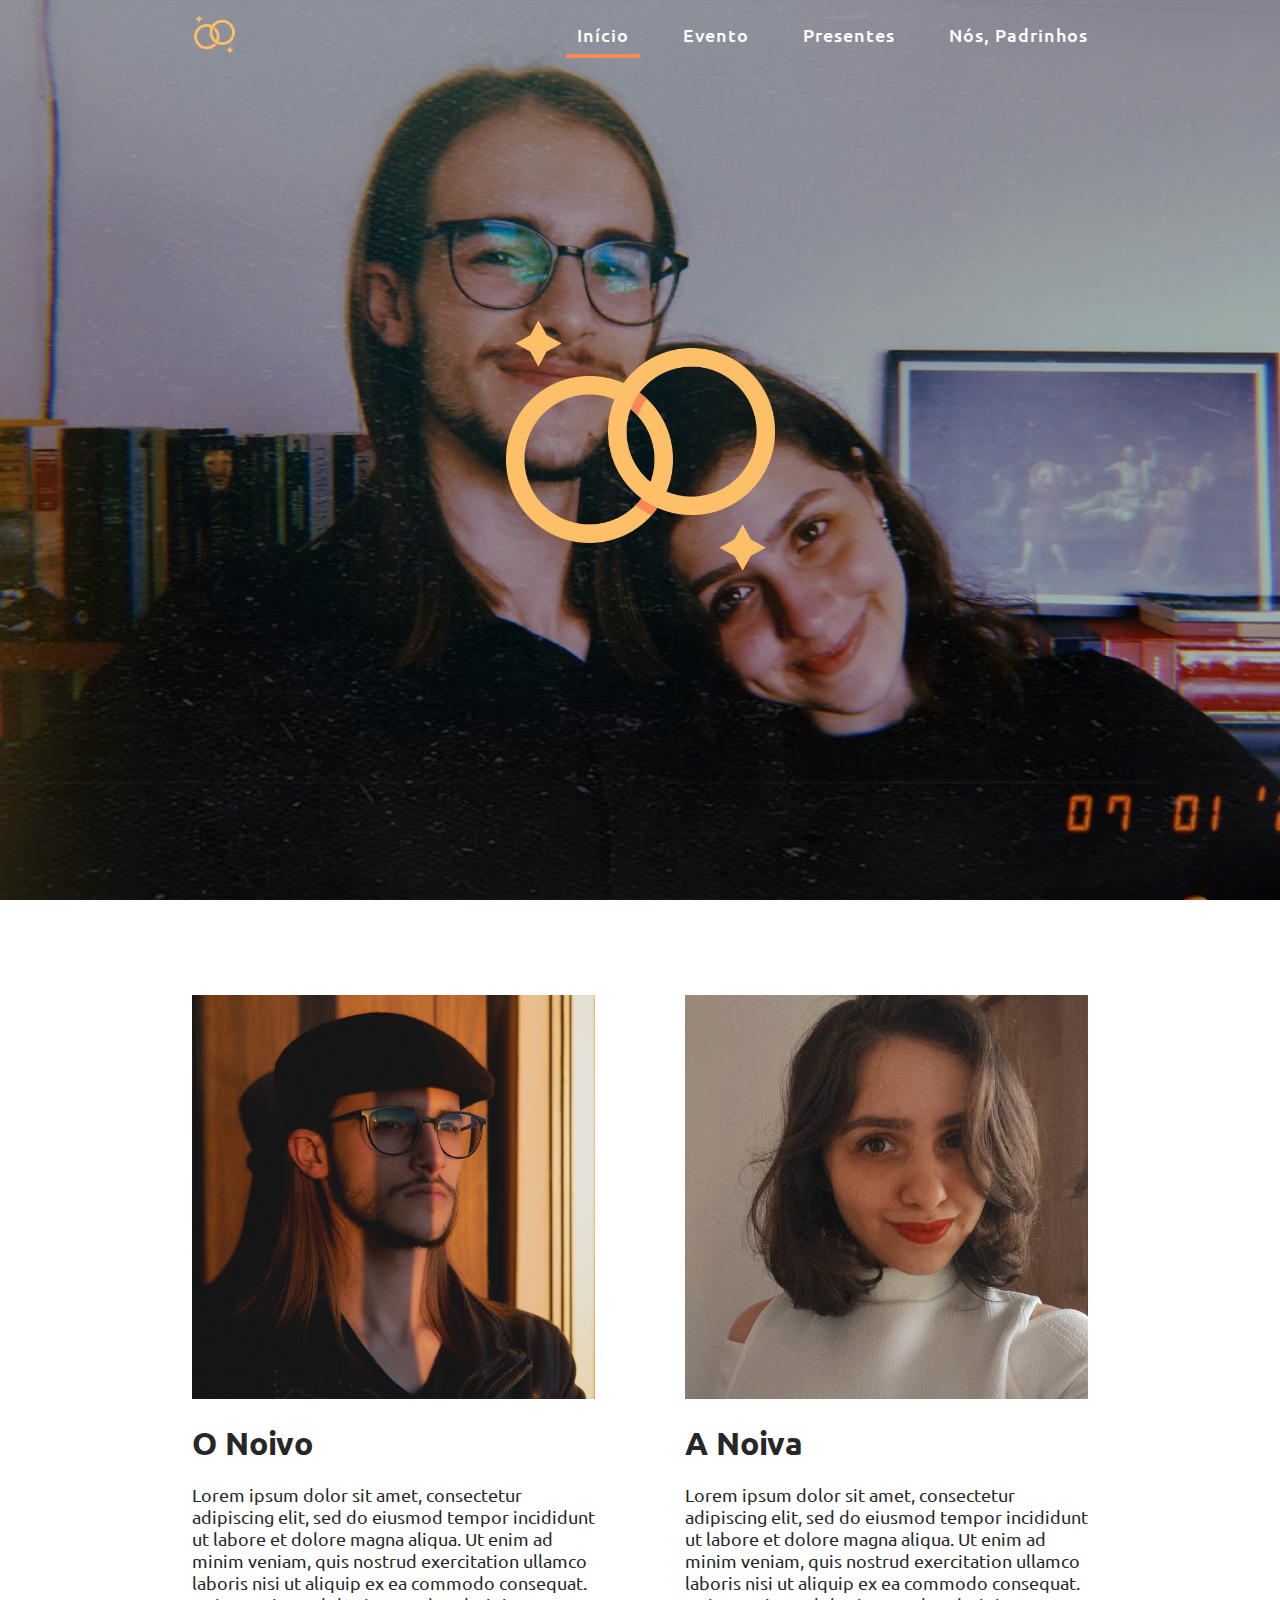
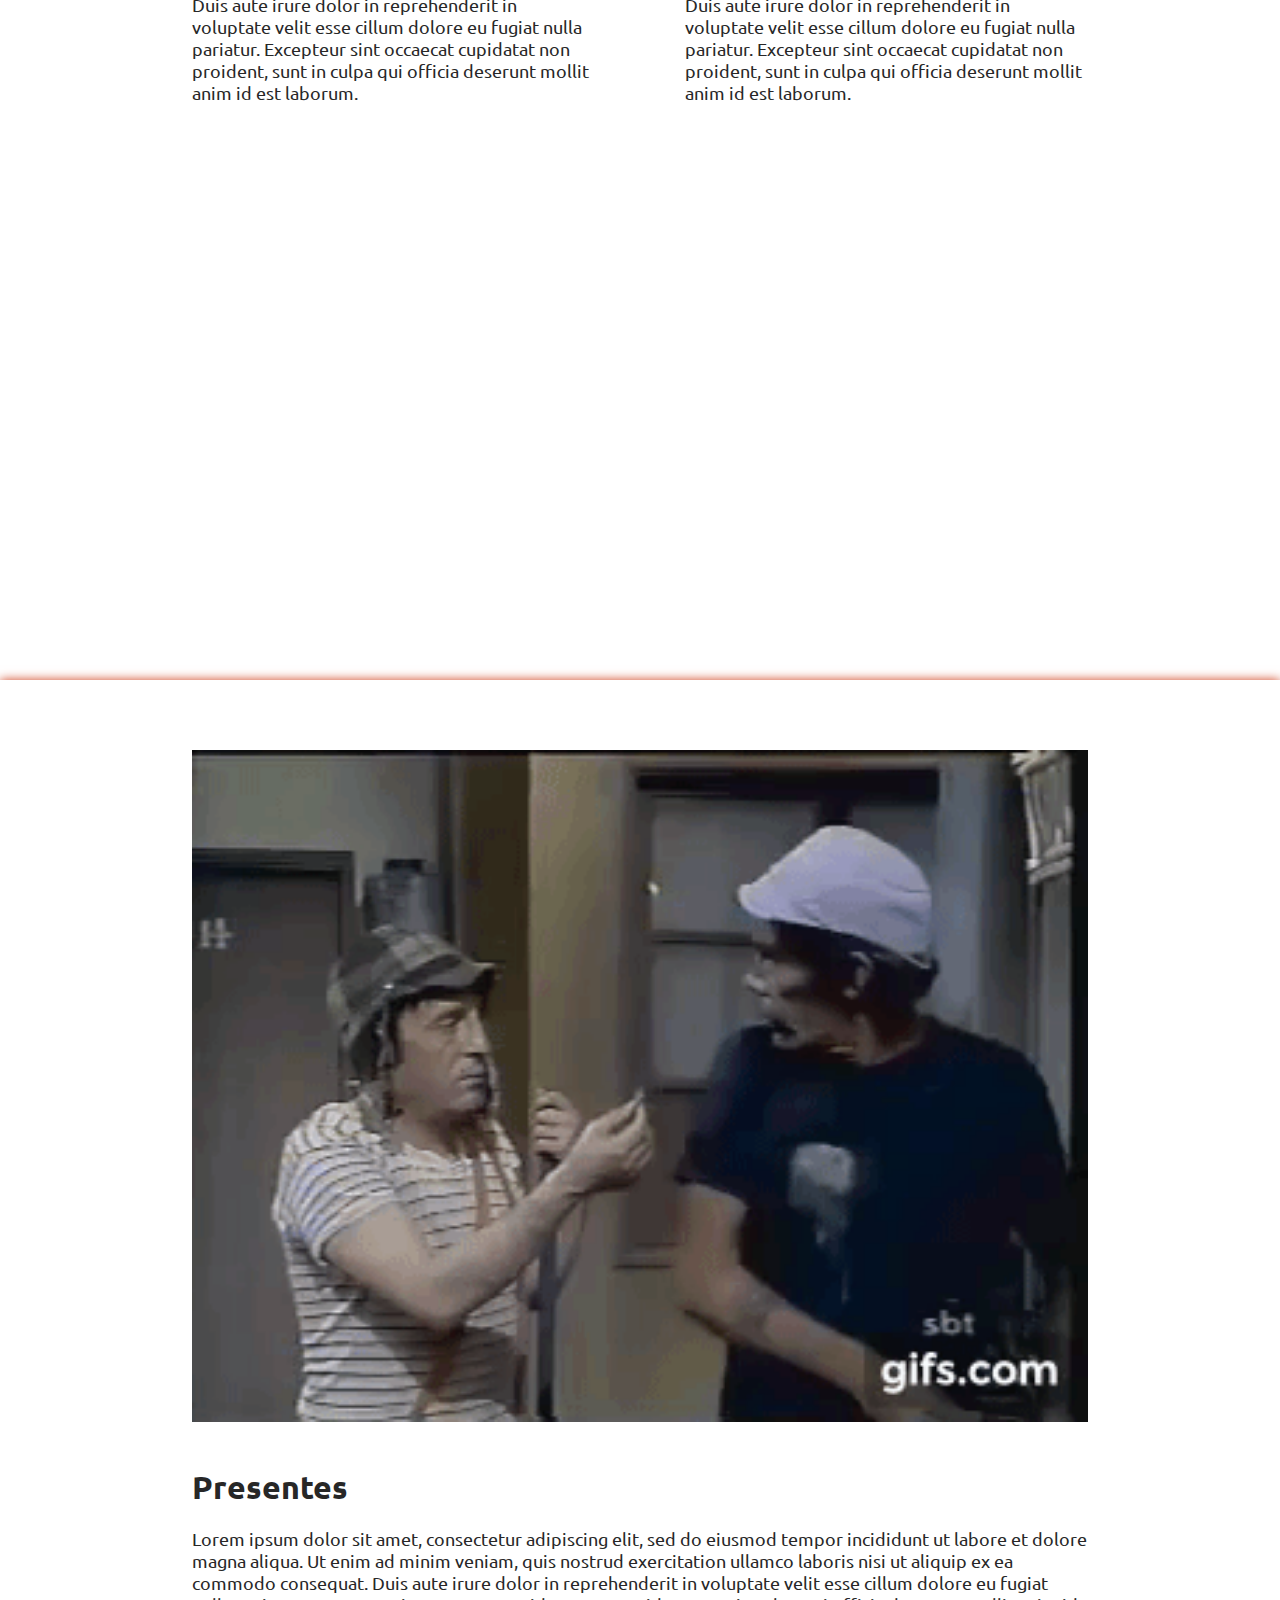
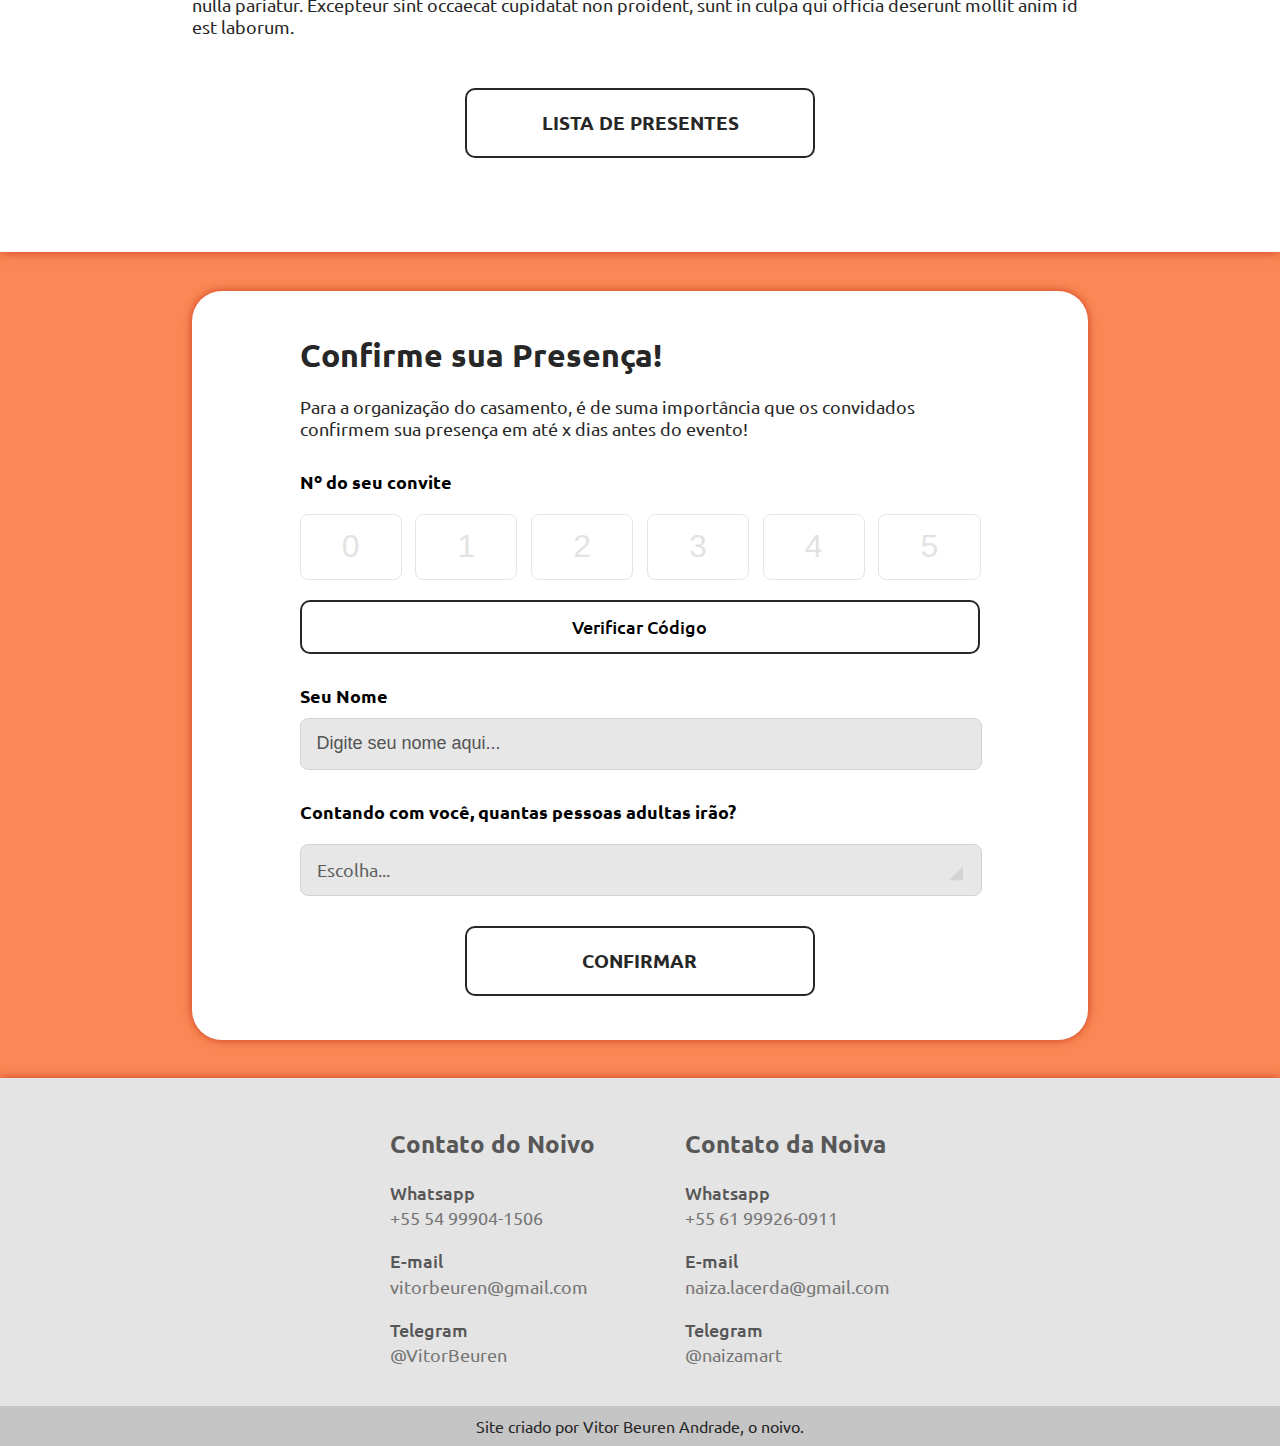
<file: index.html>
<!DOCTYPE html>
<html lang="pt-br">
  <head>
    <meta charset="UTF-8" />
    <meta name="viewport" content="width=device-width, initial-scale=1.0" />
    <meta http-equiv="X-UA-Compatible" content="ie=edge" />
    <link
      rel="icon"
      href="Resources/Images/wedding-rings.png"
      type="image/x-icon"
    />
    <title>N&V | Início</title>
    <link rel="preconnect" href="https://fonts.gstatic.com" />
    <link
      rel="stylesheet"
      href="https://cdnjs.cloudflare.com/ajax/libs/font-awesome/4.7.0/css/font-awesome.min.css"
    />
    <link
      href="https://fonts.googleapis.com/css2?family=Ubuntu:ital,wght@0,300;0,400;0,500;0,700;1,300;1,400;1,500;1,700&display=swap"
      rel="stylesheet"
    />
    <link rel="stylesheet" type="text/css" href="Resources/Style/main.css" />
    <link rel="stylesheet" type="text/css" href="Resources/Style/index.css" />
    <script src="https://ajax.googleapis.com/ajax/libs/jquery/3.5.1/jquery.min.js"></script>
  </head>
  <body>
    <div class="darkened_body" onclick="closeNav()"></div>
    <header>
      <nav>
        <div id="header-logo">
          <a href="index.html"
            ><img src="Resources/Images/wedding-rings.png"
          /></a>
        </div>
        <ul class="nav_links">
          <li class="current_page_big">
            <a href="index.html" class="current_page">Início</a>
          </li>
          <li><a href="evento.html" class="other_pages">Evento</a></li>
          <li><a href="presentes.html" class="other_pages">Presentes</a></li>
          <li id="last_nav_li">
            <a href="padrinhos.html" class="other_pages" id="last_nav"
              >Nós, Padrinhos</a
            >
          </li>
        </ul>
        <div class="burger">
          <div class="line1"></div>
          <div class="line2"></div>
          <div class="line3"></div>
        </div>
      </nav>
    </header>

    <main>
      <img id="our_logo" src="Resources/Images/wedding-rings.png" />
      <div id="ind_cover_bg_image"></div> 
      <section class="about_us">
        <div class="content">
          <div class="about_noivo">
            <img src="Resources/Images/about_noivo.jpg" alt="noivo" />
            <h2>O Noivo</h2>
            <p>
              Lorem ipsum dolor sit amet, consectetur adipiscing elit, sed do
              eiusmod tempor incididunt ut labore et dolore magna aliqua. Ut
              enim ad minim veniam, quis nostrud exercitation ullamco laboris
              nisi ut aliquip ex ea commodo consequat. Duis aute irure dolor in
              reprehenderit in voluptate velit esse cillum dolore eu fugiat
              nulla pariatur. Excepteur sint occaecat cupidatat non proident,
              sunt in culpa qui officia deserunt mollit anim id est laborum.
            </p>
          </div>
          <div class="about_noiva">
            <img src="Resources/Images/about_noiva.jpg" alt="noiva" />
            <h2>A Noiva</h2>
            <p>
              Lorem ipsum dolor sit amet, consectetur adipiscing elit, sed do
              eiusmod tempor incididunt ut labore et dolore magna aliqua. Ut
              enim ad minim veniam, quis nostrud exercitation ullamco laboris
              nisi ut aliquip ex ea commodo consequat. Duis aute irure dolor in
              reprehenderit in voluptate velit esse cillum dolore eu fugiat
              nulla pariatur. Excepteur sint occaecat cupidatat non proident,
              sunt in culpa qui officia deserunt mollit anim id est laborum.
            </p>
          </div>
        </div>
      </section>
      <section class="to_details">
        <div class="content">
          <div class="content_details">
            <h2>Data e Local</h2>
            <p>
              Lorem ipsum dolor sit amet, consectetur adipiscing elit, sed do
              eiusmod tempor incididunt ut labore et dolore magna aliqua. Ut
              enim ad minim veniam, quis nostrud exercitation ullamco laboris
              nisi ut aliquip ex ea commodo consequat. Duis aute irure dolor in
              reprehenderit in voluptate velit esse cillum dolore eu fugiat
              nulla pariatur. Excepteur sint occaecat cupidatat non proident,
              sunt in culpa qui officia deserunt mollit anim id est laborum.
            </p>
            <div class="center_button">
              <a href="evento.html"
                ><button><span>DETALHES</span></button></a
              >
            </div>
          </div>
        </div>
      </section>
      <section class="to_gifts">
        <div class="content">
          <div class="content_gifts content_gifts_img">
            <img
              src="Resources/Images/madruga.gif"
              alt="Chaves dando um tostão para o Seu Madruga"
            />
          </div>
          <div class="content_gifts content_gifts_text">
            <h2>Presentes</h2>
            <p>
              Lorem ipsum dolor sit amet, consectetur adipiscing elit, sed do
              eiusmod tempor incididunt ut labore et dolore magna aliqua. Ut
              enim ad minim veniam, quis nostrud exercitation ullamco laboris
              nisi ut aliquip ex ea commodo consequat. Duis aute irure dolor in
              reprehenderit in voluptate velit esse cillum dolore eu fugiat
              nulla pariatur. Excepteur sint occaecat cupidatat non proident,
              sunt in culpa qui officia deserunt mollit anim id est laborum.
            </p>
            <div class="center_button">
              <a href="presentes.html"
                ><button><span>LISTA DE PRESENTES</span></button></a
              >
            </div>
          </div>
        </div>
      </section>
      <section class="confirmation">
        <div class="border_simulation">
          <div class="content">
            <div class="content_confirmation">
              <h2>Confirme sua Presença!</h2>
              <p>
                Para a organização do casamento, é de suma importância que os
                convidados confirmem sua presença em até x dias antes do evento!
              </p>
              <div class="presence_form" action="/my-handling-form-page" method="post">
                <form onsubmit="return false">
                  <fieldset class="number_code">
                    <legend for="code">Nº do seu convite</legend>
                    <div>
                      <input onfocus="this.select();" type="number" name="code" class="code_input" id="code1" required placeholder="0"/>
                      <input onfocus="this.select();" type="number" name="code" class="code_input" id="code2" required placeholder="1"/>
                      <input onfocus="this.select();" type="number" name="code" class="code_input" id="code3" required placeholder="2"/>
                      <input onfocus="this.select();" type="number" name="code" class="code_input" id="code4" required placeholder="3"/>
                      <input onfocus="this.select();" type="number" name="code" class="code_input" id="code5" required placeholder="4"/>
                      <input onfocus="this.select();" type="number" name="code" class="code_input" id="code6" required placeholder="5"/>
                    </div>
                    <p class="wrong_number">Ops! Parece que esse número não está relacionado a nenhum convite.</p>
                    <button id="code_verify" class="code_verify" type="button">Verificar Código</button>
                  </fieldset>
                  <fieldset>
                    <label for="guestName">Seu Nome</label>
                    <input class="name_input" type="text" name="guest_name" id="guestName" value="Digite seu nome aqui..." required/>
                  </fieldset>
                  <fieldset>
                    <legend>
                      Contando com você, quantas pessoas adultas irão?
                    </legend>
                    <div class="select">
                      <select name="slct" id="slct" required>
                        <option value="" id="escolha" selected disabled>Escolha...</option>
                        <option value="1">Uma Pessoa</option>
                        <option value="2">Duas Pessoas</option>
                        <option value="3">Três Pessoas</option>
                        <option value="4">Quatro Pessoas</option>
                        <option value="5">Cinco Pessoas</option>
                        <option value="6">Seis Pessoas</option>
                      </select>
                    </div>
                  </fieldset>
                  <button
                        class="center_button"
                        id="form_submit"
                        type="submit"
                      >
                        <span>CONFIRMAR</span>
                      </button>
                    </div>
                  </form>
              </div>
            </div>
          </div>
        </div>
      </section>
    </main>

    <footer>
      <div id="footer_container">
        <section class="contacts">
          <h3>Contato do Noivo</h3>
          <ul>
            <li class="f_sec_title" onclick="gotoNoivoWpp()">Whatsapp</li>
            <li class="f_sec_content">+55 54 99904-1506</li>
            <li class="f_sec_title" onclick="gotoNoivoMail()">E-mail</li>
            <li class="f_sec_content">vitorbeuren@gmail.com</li>
            <li class="f_sec_title" onclick="gotoNoivoTelegram()">Telegram</li>
            <li class="f_sec_content">@VitorBeuren</li>
          </ul>
        </section>
        <section class="contacts" id="contact_noiva">
          <h3>Contato da Noiva</h3>
          <ul>
            <li class="f_sec_title" onclick="gotoNoivaWpp()">Whatsapp</li>
            <li class="f_sec_content">+55 61 99926-0911</li>
            <li class="f_sec_title" onclick="gotoNoivaMail()">E-mail</li>
            <li class="f_sec_content">naiza.lacerda@gmail.com</li>
            <li class="f_sec_title" onclick="gotoNoivaTelegram()">Telegram</li>
            <li class="f_sec_content">@naizamart</li>
          </ul>
        </section>
      </div>
      <section class="credits">
        <p>Site criado por Vitor Beuren Andrade, o noivo.</p>
      </section>
    </footer>
  </body>
  <script src="https://s3-us-west-2.amazonaws.com/s.cdpn.io/3/textFit.js"></script>
  <script src="Resources/Script/javascript.js"></script>
  <script src="Resources/Script/form.js"></script>
</html>
</file>
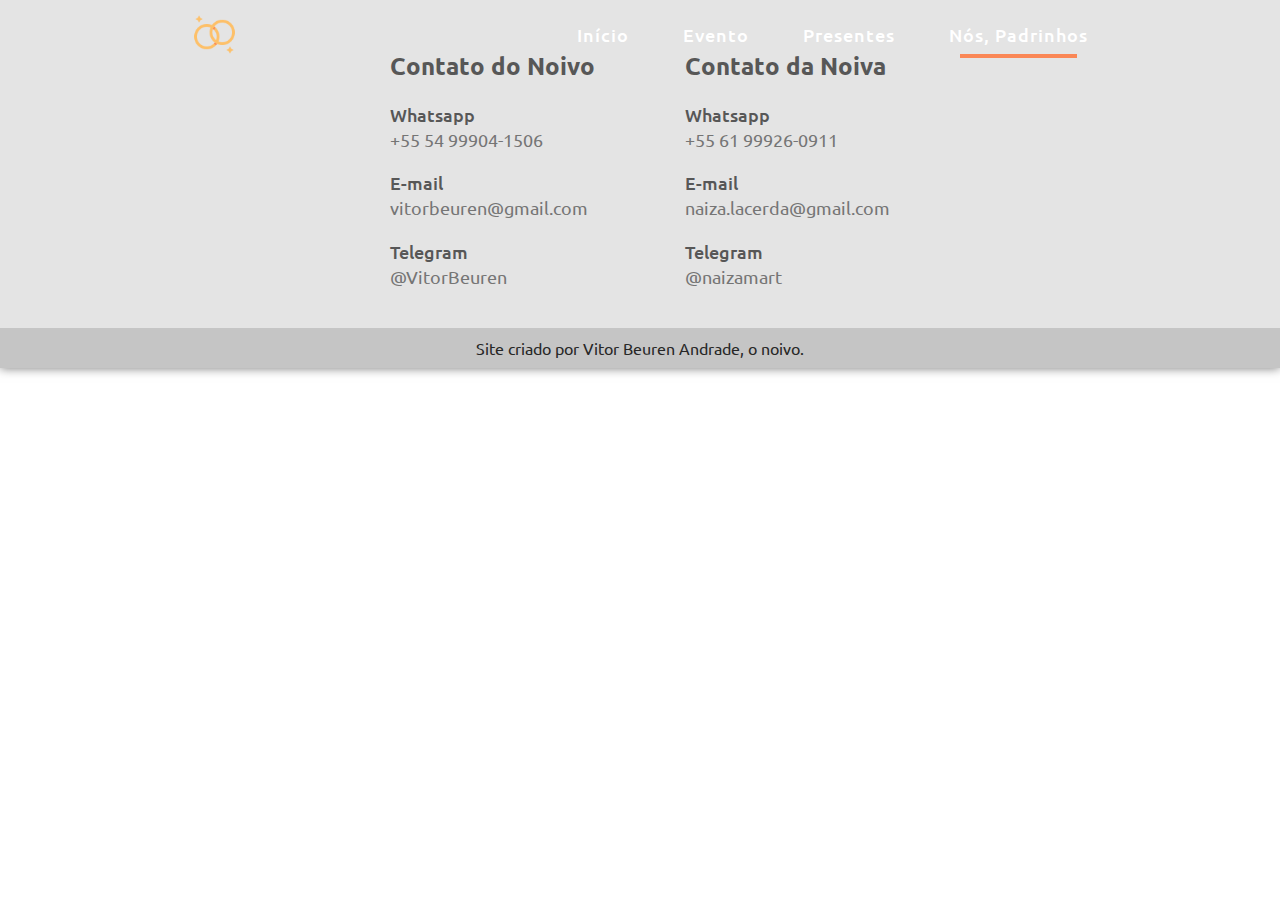
<file: padrinhos.html>
<!DOCTYPE html>
<html lang="pt-br">
<head>
    <meta charset="UTF-8">
    <meta name="viewport" content="width=device-width, initial-scale=1.0">
    <meta http-equiv="X-UA-Compatible" content="ie=edge">
    <link rel="icon" href="Resources/Images/wedding-rings.png" type="image/x-icon"/>
    <title>N&V | Início</title>
    <link rel="preconnect" href="https://fonts.gstatic.com">
    <link rel="stylesheet" href="https://cdnjs.cloudflare.com/ajax/libs/font-awesome/4.7.0/css/font-awesome.min.css">
    <link href="https://fonts.googleapis.com/css2?family=Ubuntu:ital,wght@0,300;0,400;0,500;0,700;1,300;1,400;1,500;1,700&display=swap" rel="stylesheet">
    <link rel="stylesheet" type="text/css" href="Resources/Style/main.css">
</head>
<body>
<div class="darkened_body" onclick="closeNav()"></div>
    <header>
        <nav>
            <div id="header-logo"><a href="index.html"><img src="Resources/Images/wedding-rings.png"></a></div>
            <ul class="nav_links">
                <li><a href="index.html" class="other_pages">Início</a></li>
                <li><a href="evento.html" class="other_pages">Evento</a></li>
                <li><a href="presentes.html" class="other_pages">Presentes</a></li>
                <li id="last_nav_li" class="current_page_big"><a href="padrinhos.html" id="last_nav" class="current_page">Nós, Padrinhos</a></li>
            </ul>
            <div class="burger">
                <div class="line1"></div>
                <div class="line2"></div>
                <div class="line3"></div>
            </div>
        </nav>
    </header>

    <main>
        
    </main>

    <footer>
        <div id="footer_container">
            <section class="contacts">
                <h3>Contato do Noivo</h3>
                <ul>
                    <li class="f_sec_title" onclick="gotoNoivoWpp()">Whatsapp</li>
                    <li class="f_sec_content">+55 54 99904-1506</li>
                    <li class="f_sec_title" onclick="gotoNoivoMail()">E-mail</li>
                    <li class="f_sec_content">vitorbeuren@gmail.com</li>
                    <li class="f_sec_title" onclick="gotoNoivoTelegram()">Telegram</li>
                    <li class="f_sec_content">@VitorBeuren</li>
                </ul>
            </section>
            <section class="contacts" id="contact_noiva">
                <h3>Contato da Noiva</h3>
                <ul>
                    <li class="f_sec_title" onclick="gotoNoivaWpp()">Whatsapp</li>
                    <li class="f_sec_content">+55 61 99926-0911</li>
                    <li class="f_sec_title" onclick="gotoNoivaMail()">E-mail</li>
                    <li class="f_sec_content">naiza.lacerda@gmail.com</li>
                    <li class="f_sec_title" onclick="gotoNoivaTelegram()">Telegram</li>
                    <li class="f_sec_content">@naizamart</li>
                </ul>
            </section>
        </div>
        <section class="credits">
            <p>Site criado por Vitor Beuren Andrade, o noivo.</p>
        </section>
    </footer>
</body>
<script src = "https://s3-us-west-2.amazonaws.com/s.cdpn.io/3/textFit.js"></script>
<script src = "Resources/Script/javascript.js"></script>
</html>
</file>
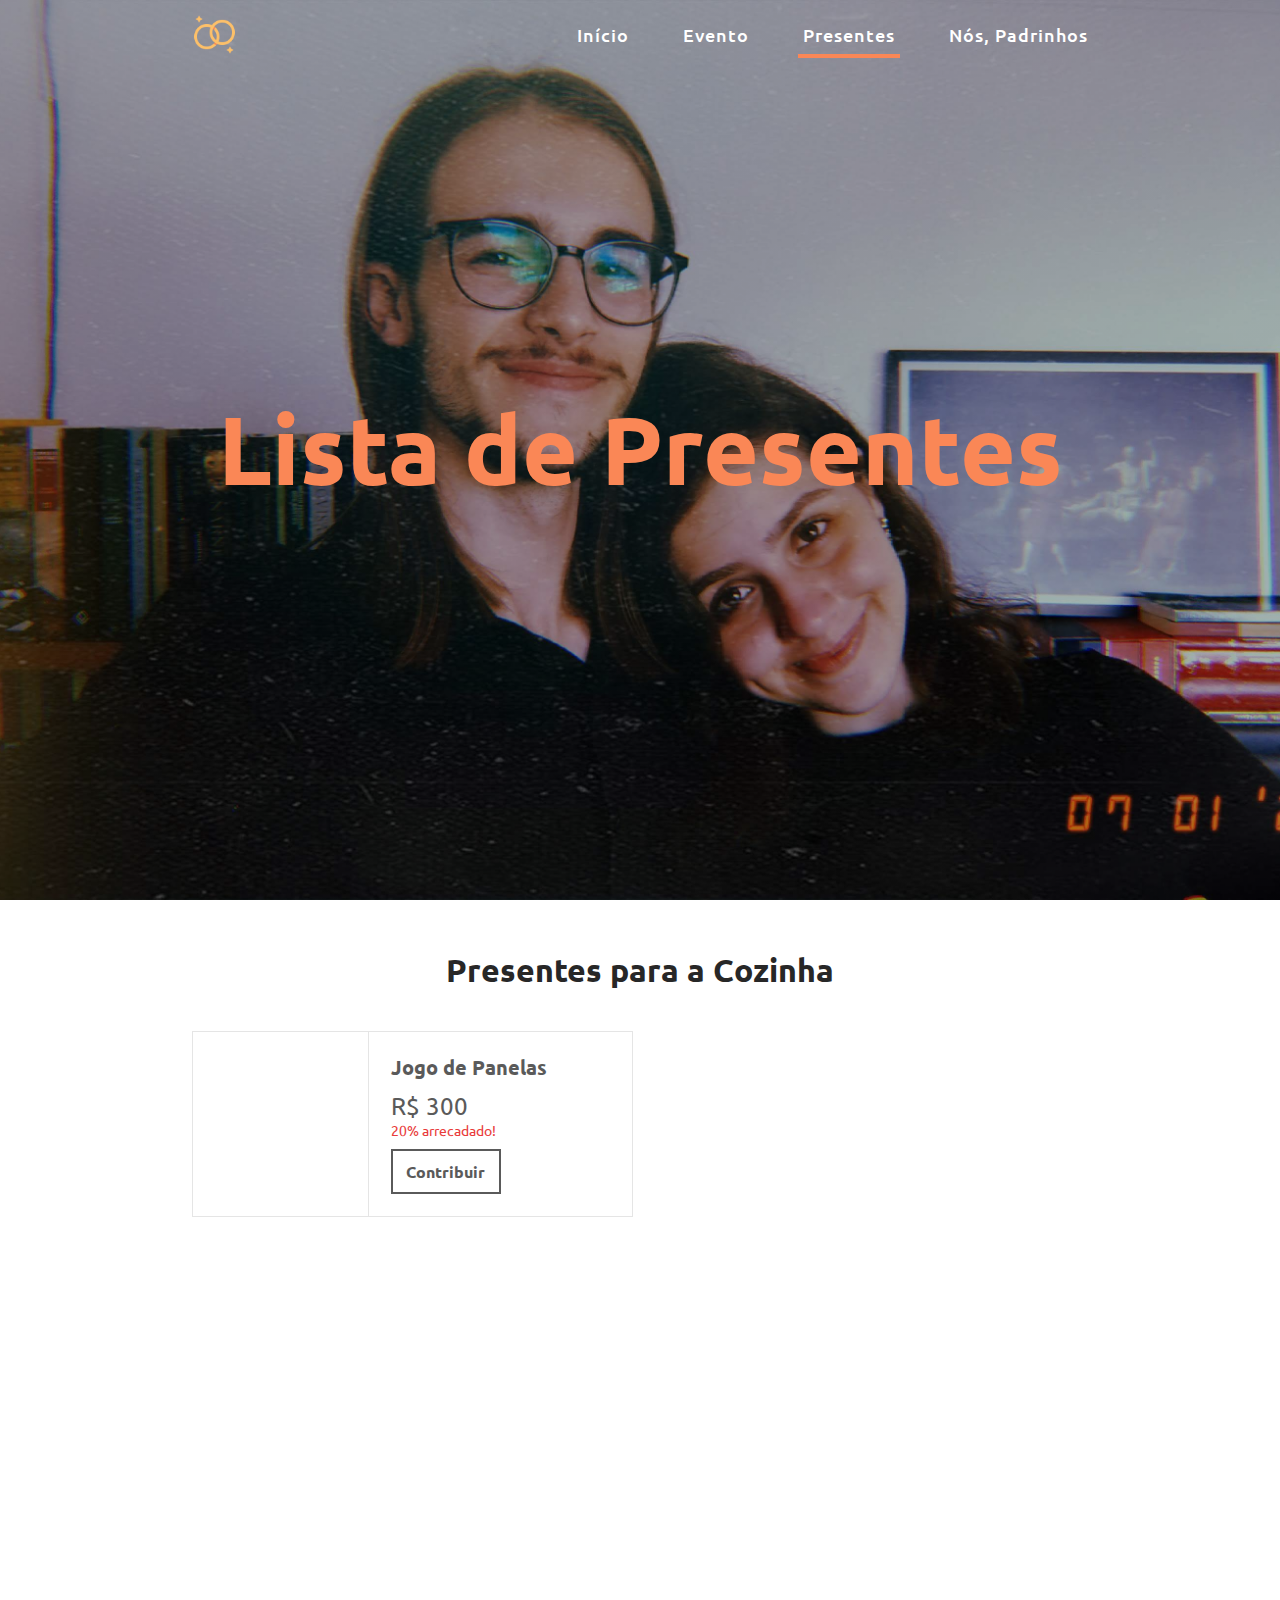
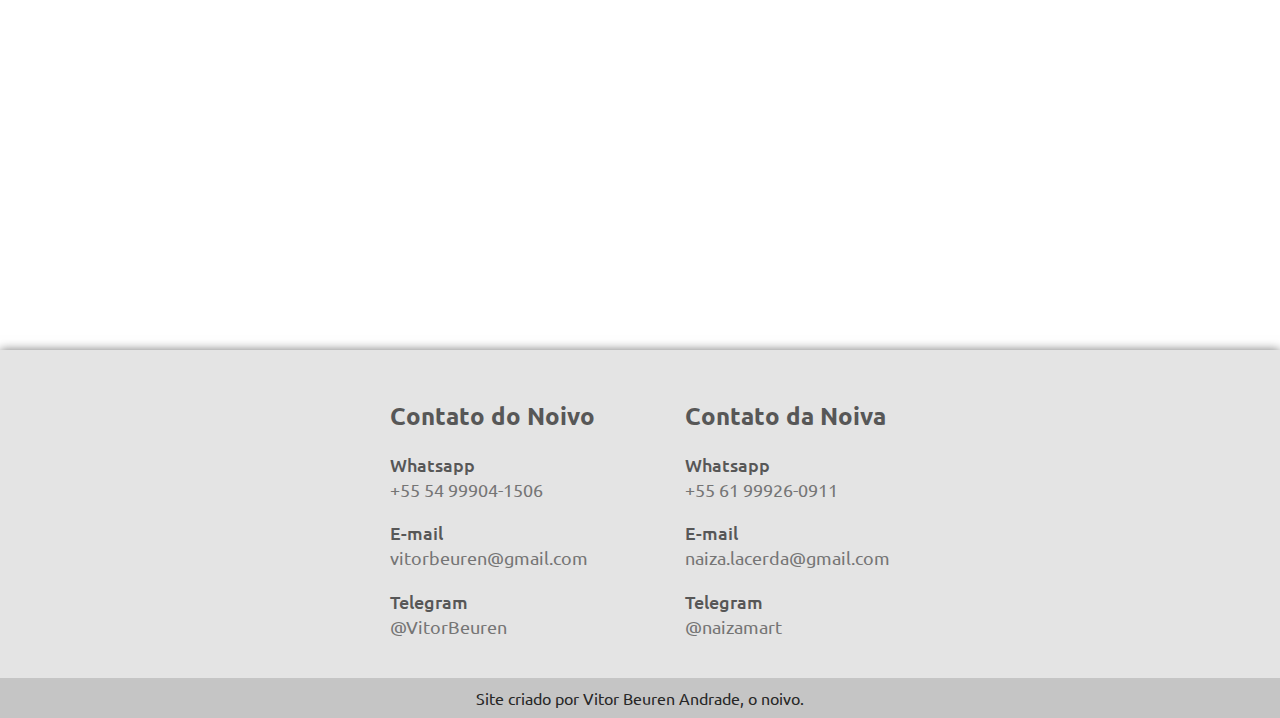
<file: presentes.html>
<!DOCTYPE html>
<html lang="pt-br">
  <head>
    <meta charset="UTF-8" />
    <meta name="viewport" content="width=device-width, initial-scale=1.0" />
    <meta http-equiv="X-UA-Compatible" content="ie=edge" />
    <link
      rel="icon"
      href="Resources/Images/wedding-rings.png"
      type="image/x-icon"
    />
    <title>N&V | Presentes</title>
    <link rel="preconnect" href="https://fonts.gstatic.com" />
    <link
      rel="stylesheet"
      href="https://cdnjs.cloudflare.com/ajax/libs/font-awesome/4.7.0/css/font-awesome.min.css"
    />
    <link
      href="https://fonts.googleapis.com/css2?family=Ubuntu:ital,wght@0,300;0,400;0,500;0,700;1,300;1,400;1,500;1,700&display=swap"
      rel="stylesheet"
    />
    <link rel="stylesheet" type="text/css" href="Resources/Style/main.css" />
    <link
      rel="stylesheet"
      type="text/css"
      href="Resources/Style/presentes.css"
    />
    <script src="https://ajax.googleapis.com/ajax/libs/jquery/3.5.1/jquery.min.js"></script>
  </head>
  <body>
    <div class="darkened_body" onclick="closeNav()"></div>
    <header>
      <nav>
        <div id="header-logo">
          <a href="index.html"
            ><img src="Resources/Images/wedding-rings.png"
          /></a>
        </div>
        <ul class="nav_links">
          <li><a href="index.html" class="other_pages">Início</a></li>
          <li><a href="evento.html" class="other_pages">Evento</a></li>
          <li class="current_page_big">
            <a href="presentes.html" class="current_page">Presentes</a>
          </li>
          <li id="last_nav_li">
            <a href="padrinhos.html" class="other_pages" id="last_nav"
              >Nós, Padrinhos</a
            >
          </li>
        </ul>
        <div class="burger">
          <div class="line1"></div>
          <div class="line2"></div>
          <div class="line3"></div>
        </div>
      </nav>
    </header>

    <main>
      <div id="ind_cover_bg_image"></div>
      <div class="page_title_div">
        <h1 class="page_title">Lista de Presentes</h1>
      </div>
      <section class="lista">
        <h2>Presentes para a Cozinha</h2>
        <ul class="ulContainer listaCozinha">
          <li class="liContainer">
            <div class="productImage prdC1"></div>
            <div class="productDescription">
              <h3>Jogo de Panelas</h3>
              <p><span class="valor">R$ 300</span><br />20% arrecadado!</p>
              <button>Contribuir</button>
              <div class="productAmmount"></div>
            </div>
          </li>
        </ul>
      </section>
    </main>

    <footer>
      <div id="footer_container">
        <section class="contacts">
          <h3>Contato do Noivo</h3>
          <ul>
            <li class="f_sec_title" onclick="gotoNoivoWpp()">Whatsapp</li>
            <li class="f_sec_content">+55 54 99904-1506</li>
            <li class="f_sec_title" onclick="gotoNoivoMail()">E-mail</li>
            <li class="f_sec_content">vitorbeuren@gmail.com</li>
            <li class="f_sec_title" onclick="gotoNoivoTelegram()">Telegram</li>
            <li class="f_sec_content">@VitorBeuren</li>
          </ul>
        </section>
        <section class="contacts" id="contact_noiva">
          <h3>Contato da Noiva</h3>
          <ul>
            <li class="f_sec_title" onclick="gotoNoivaWpp()">Whatsapp</li>
            <li class="f_sec_content">+55 61 99926-0911</li>
            <li class="f_sec_title" onclick="gotoNoivaMail()">E-mail</li>
            <li class="f_sec_content">naiza.lacerda@gmail.com</li>
            <li class="f_sec_title" onclick="gotoNoivaTelegram()">Telegram</li>
            <li class="f_sec_content">@naizamart</li>
          </ul>
        </section>
      </div>
      <section class="credits">
        <p>Site criado por Vitor Beuren Andrade, o noivo.</p>
      </section>
    </footer>
  </body>
  <script src="https://s3-us-west-2.amazonaws.com/s.cdpn.io/3/textFit.js"></script>
  <script src="Resources/Script/javascript.js"></script>
</html>
</file>
<file: Resources/Style/main.css>
* {
  margin: 0;
  padding: 0;
  list-style: none;
}

.no_scroll {
  overflow: hidden;
}

/* \/ HEADER \/ */

nav {
  z-index: 100;
  display: flex;
  justify-content: space-between;
  align-items: center;
  min-height: 8vh;
  position: absolute;
  width: 100%;
  top: 0;
  background-color: transparent;
  font-family: "Ubuntu", Helvetica, sans-serif;
  transition: all 0.5s cubic-bezier(0.075, 0.82, 0.165, 1);
}

.nav_hide {
  top: -8vh;
  transition: all 0.5s cubic-bezier(0.075, 0.82, 0.165, 1);
}

.scroll_nav {
  background-color: #ffffff;
  position: fixed;
  box-shadow: 0 0 10px #0000004f;
  top: 0;
  transition: all 0.5s cubic-bezier(0.075, 0.82, 0.165, 1);
}

.scroll_nav ul li a {
  color: #272727;
}

#header-logo {
  margin-left: 15%;
}

nav img {
  height: 5vh;
}

.nav_links {
  display: table;
  margin-right: 15%;
  margin-block-start: 0;
  margin-block-end: 0;
}

.nav_links li {
  display: inline-block;
}

.nav_links a {
  color: #ffffff;
  text-decoration: none;
  letter-spacing: 1px;
  font-weight: 500;
  font-size: 1.1rem;
  padding: 3vh;
}

#last_nav {
  padding-right: 0;
}

.burger {
  display: none;
}

.burger div {
  width: 25px;
  height: 3px;
  background-color: #272727;
  margin: 5px;
  transition: all 0.3s ease;
}

.nav_links li:hover {
  cursor: pointer;
}

.nav_links li::after {
  content: "";
  display: block;
  width: 70%;
  margin-left: 15%;
  height: 4px;
  bottom: -8px;
  left: 0;
  position: relative;
  background-color: #f2b366;
  visibility: hidden;
  transform: scaleX(0);
  transition: all 0.3s ease-in-out;
}

#last_nav_li::after {
  margin-left: calc(15% + 1.5vh);
}

.nav_links li:hover::after {
  visibility: visible;
  transform: scaleX(1);
}

.nav_links .current_page_big::after {
  background-color: #fa8756;
  visibility: visible;
  transform: scaleX(1);
}

@media screen and (max-width: 1024px) {
  .nav_links {
    margin-right: 7%;
  }

  #header-logo {
    margin-left: 7%;
  }
}

@media screen and (max-width: 768px) {
  nav {
    background-color: #ffffff;
    box-shadow: 0 0 10px #747474;
    justify-content: space-between;
    position: fixed;
  }

  #header-logo {
    margin-left: 10vw;
  }

  body {
    overflow-x: hidden;
  }

  .nav_links {
    position: absolute;
    right: 0;
    margin-right: 0;
    top: 8vh;
    height: 92vh;
    background-color: #ffffff;
    display: flex;
    flex-direction: column;
    align-items: right;
    width: 60vw;
    transform: translateX(100%);
    transition: transform 0.75s cubic-bezier(0.075, 0.82, 0.165, 1);
  }

  .nav_links li {
    visibility: visible;
    opacity: 0;
    margin: 0;
  }

  .nav_hide {
    top: 0;
  }

  .nav_links a {
    display: flex;
    align-items: center;
    justify-content: flex-end;
    height: 10vh;
    color: #272727;
    padding: 0;
  }

  .current_page::after {
    content: "";
    display: block;
    height: 50%;
    margin: 0% 0 0% 10%;
    bottom: 0;
    position: relative;
    background-color: #fa8756;
    right: 0;
    width: 8px;
    z-index: 101;
  }

  .nav_links li::after {
    display: none;
  }

  .current_page_big::after {
    background-color: #fa8756;
    visibility: hidden;
    transform: scaleX(0);
    display: none;
  }

  .other_pages {
    margin-right: calc(10% + 8px);
  }

  .burger {
    display: block;
    cursor: pointer;
    margin-right: 10vw;
  }

  .nav_active {
    transform: translateX(0%);
  }
}

@keyframes navLinkFade {
  from {
    opacity: 0;
    transform: translateX(50px);
  }
  to {
    opacity: 1;
    transform: translateX(0px);
  }
}

.toggle .line1 {
  transform: rotate(-45deg) translate(-5px, 6px);
}

.toggle .line2 {
  opacity: 0;
}

.toggle .line3 {
  transform: rotate(45deg) translate(-5px, -6px);
}

.darkened_body {
  position: fixed;
  background-color: #000000;
  width: 100vw;
  z-index: 99;
  height: 100vh;
  display: none;
  transform: translateX(-100%);
  opacity: 0;
  transition: opacity 0.75 cubic-bezier(0.075, 0.82, 0.165, 1);
}

.darken {
  transform: translateX(0%);
  display: block;
  opacity: 0.2;
}
/* /\ HEADER /\ */

/* \/ FOOTER \/ */

footer {
  background-color: rgb(228, 228, 228);
  text-align: left;
  font-family: "Ubuntu", Helvetica, sans-serif;
  color: #757575;
  box-sizing: border-box;
  z-index: 40;
  position: relative;
  bottom: 0;
  width: 100%;
  box-shadow: 0 0 10px #757575;
}

#footer_container {
  display: flex;
  justify-content: center;
  align-items: center;
  margin: auto;
  width: 70%;
}

footer .contacts {
  margin: 40px 5%;
  display: inline-block;
  font-size: 18px;
}

footer .contacts h3 {
  font-size: 24px;
  font-weight: 600;
  margin: 5% 0;
  color: #575757;
}

footer .contacts .f_sec_title {
  cursor: pointer;
  margin: 10% 0 1% 0;
  font-weight: 500;
  color: #575757;
}

footer .contacts .f_sec_content {
  font-weight: 400;
}

.credits {
  background-color: #c5c5c5;
  padding: 10px 0;
  width: 100%;
  text-align: center;
}

.credits p {
  color: #272727;
  margin: 0 auto;
  font-size: 16px;
}

@media screen and (max-width: 768px) {
  #footer_container {
    display: flex;
    flex-direction: column;
    justify-content: center;
    align-items: center;
    margin: auto;
    width: 70%;
  }

  footer .contacts {
    margin: 40px 0 10px 0;
    display: block;
    width: 100%;
  }

  #contact_noiva {
    margin-bottom: 40px;
  }

  .credits {
    padding: 8px 0;
  }

  .credits p {
    font-size: 12px;
  }
}

/* /\ FOOTER /\ */
</file>
<file: Resources/Style/index.css>
/* \/ MAIN BG IMAGE \/ */

main {
  position: relative;
  top: 0;
  left: 0;
  width: 100%;
  background-color: #ffffff;
}

main #ind_cover_bg_image {
  background: rgb(59, 59, 59);
  background: linear-gradient(rgba(0, 0, 0, 0.3), rgba(0, 0, 0, 0.3)),
    url("../Images/cover_image.jpg");
  background-attachment: fixed;
  background-position: center;
  background-repeat: no-repeat;
  background-size: cover;
  top: 0;
  width: 100%;
  height: 100vh;
  z-index: 20;
  top: 0;
  position: relative;
  z-index: 29;
}

#our_logo {
  display: table-cell;
  height: 33vh;
  top: 33vh;
  min-height: 230px;
  position: absolute;
  vertical-align: middle;
  left: 0;
  right: 0;
  margin: 0 auto;
  z-index: 30;
}

/* /\ MAIN BG IMAGE /\ */

/* \/ MAIN CONTENT \/ */

main section {
  width: 100%;
  position: relative;
  display: table;
  margin: 0 auto;
}

main section .content {
  width: 70%;
  position: relative;
  display: table;
  margin: 0 auto;
}

/* \/ ABOUT US \/ */

.about_us {
  background-color: #ffffff;
}

.about_us img {
  width: 100%;
}

.about_us h2 {
  font-family: "Ubuntu", Helvetica, sans-serif;
  color: #272727;
  margin: 20px 0;
  font-size: 32px;
}

.about_us p {
  font-family: "Ubuntu", Helvetica, sans-serif;
  color: #272727;
  font-size: 18px;
}

.about_us .content {
  width: 70%;
  display: flex;
  justify-content: center;
  align-items: center;
  margin: 50px auto;
}

.about_noivo,
.about_noiva {
  display: inline-block;
  min-width: 150px;
  max-height: min-content;
}

.about_noivo {
  margin: 5% 5% 5% 0;
}

.about_noiva {
  margin: 5% 0% 5% 5%;
}

@media only screen and (max-width: 900px) {
  .about_us .content {
    flex-direction: column;
    margin: 0 auto;
  }

  .about_noivo {
    margin: 20% 0 5% 0;
  }

  .about_noiva {
    margin: 5% 0% 20% 0;
  }
}

/* /\ ABOUT US /\ */

/* \/ DETAILS \/ */

.to_details {
  background-color: #d8d8d8;
  background: linear-gradient(rgba(0, 0, 0, 0.5), rgba(0, 0, 0, 0.5)),
    url("../Images/gelain_1.jpg");
  background-attachment: fixed;
  background-position: center;
  background-repeat: no-repeat;
  background-size: cover;
  z-index: 21;
}

.to_details h2 {
  font-family: "Ubuntu", Helvetica, sans-serif;
  color: #ffffff;
  margin-bottom: 20px;
  text-align: center;
  font-size: 32px;
}

.to_details p {
  font-family: "Ubuntu", Helvetica, sans-serif;
  color: #ffffff;
  margin-bottom: 50px;
  font-size: 18px;
}

.to_details .content {
  width: 70%;
  display: flex;
  justify-content: center;
  align-items: center;
  margin: 50px auto;
}

.to_details .content .content_details {
  display: inline-block;
  margin: 5% 0;
}

.center_button {
  display: flex;
  justify-content: center;
  align-items: center;
}

.content_details button {
  display: inline-block;
  border-style: solid;
  border-width: 2px;
  border-color: #ffffff;
  border-radius: 10px;
  background-color: transparent;
  color: #ffffff;
  text-align: center;
  font-size: 1.2rem;
  font-family: "Ubuntu", Helvetica, sans-serif;
  font-weight: 800;
  padding: 20px 0;
  width: 250px;
  transition: all 0.25s;
  cursor: pointer;
  margin: 0 auto;
}

.content_details button span {
  cursor: pointer;
  display: inline-block;
  position: relative;
  margin: 0 auto;
  transition: 0.5s;
}

.content_details button span:after {
  content: "\00bb";
  position: absolute;
  opacity: 0;
  top: 0;
  right: -20px;
  transition: 0.25s;
}

.content_details button:hover span {
  padding-right: 25px;
}

.content_details button:hover span:after {
  opacity: 1;
  right: 0;
}

.content_details button:hover {
  background-color: #ffffff;
  color: #252525;
  box-shadow: 0 0 20px #252525;
}

/* /\ DETAILS /\ */

/* \/ GIFTS \/ */

.to_gifts {
  background-color: #ffffff;
  box-shadow: 0px 0px 10px #ce401d;
  z-index: 20;
}

.to_gifts h2 {
  font-family: "Ubuntu", Helvetica, sans-serif;
  color: #272727;
  margin-bottom: 20px;
  text-align: left;
  font-size: 32px;
}

.to_gifts p {
  font-family: "Ubuntu", Helvetica, sans-serif;
  color: #272727;
  margin-bottom: 50px;
  font-size: 18px;
}

.to_gifts .content {
  width: 70%;
  display: flex;
  flex-direction: row;
  justify-content: center;
  align-items: center;
  margin: 50px auto;
  max-width: 70%;
}

.content_gifts {
  display: inline-block;
  margin-top: 5%;
  margin-bottom: 5%;
  width: 100%;
}

.content_gifts_img {
  margin-right: 30px;
  flex-grow: 1;
  display: flex;
  align-items: center;
  justify-content: flex-end;
  height: fit-content;
  width: max-content;
}

.content_gifts_img img {
  height: 447px;
  right: 0;
}

.content_gifts_text {
  flex-grow: 2;
}

.to_gifts .center_button {
  display: flex;
  justify-content: left;
  align-items: left;
}

.content_gifts button {
  display: inline-block;
  border-style: solid;
  border-width: 2px;
  border-color: #272727;
  border-radius: 10px;
  background-color: transparent;
  text-align: center;
  font-size: 1.2rem;
  font-family: "Ubuntu", Helvetica, sans-serif;
  font-weight: 900;
  padding: 20px 0;
  width: 350px;
  transition: all 0.5s;
  cursor: pointer;
  margin: 0 auto;
}

.content_gifts button span {
  color: #272727;
  cursor: pointer;
  display: inline-block;
  position: relative;
  margin: 0 auto;
  transition: 0.5s;
}

.content_gifts button span:after {
  content: "\00bb";
  position: absolute;
  color: #ffffff;
  opacity: 0;
  top: 0;
  right: -20px;
  transition: 0.5s;
}

.content_gifts button:hover span {
  padding-right: 25px;
  color: #ffffff;
}

.content_gifts button:hover span:after {
  opacity: 1;
  right: 0;
}

.content_gifts button:hover {
  background-color: #252525;
  color: #ffffff;
  box-shadow: 0 0 10px #cacaca;
}

@media only screen and (max-width: 1570px) {
  .to_gifts .center_button {
    display: flex;
    justify-content: center;
    align-items: center;
  }

  .to_gifts .content {
    flex-direction: column;
    align-items: center;
  }

  .content_gifts {
    width: 100%;
  }

  .content_gifts_img {
    margin: 0 auto;
    margin-top: 20px;
    display: flex;
    justify-content: center;
    align-items: center;
  }

  .content_gifts_img img {
    height: auto;
    width: 100%;
  }
}

/* /\ GIFTS /\ */

/* \/ FORM \/ */

form {
  display: flex;
  justify-content: center;
  flex-direction: column;
}

fieldset {
  margin: 30px 0 0 0;
  padding: 0;
  border: none;
}

.confirmation {
  background-color: #fa8756;
  display: flex;
  justify-content: center;
  align-items: stretch;
  z-index: 10;
}

.confirmation .border_simulation {
  display: inline-block;
  background-color: #ffffff;
  position: relative;
  width: inherit;
  height: 100%;
  width: 70%;
  top: 0;
  margin: 3%;
  border-radius: 30px;
  box-shadow: 0px 0px 10px #ce401d;
  max-width: 1024px;
  transition: box-shadow 0.5s cubic-bezier(0.075, 0.82, 0.165, 1);
}

.confirmation .border_simulation:hover {
  box-shadow: 0px 0px 40px #b6391a;
}

.confirmation h2 {
  font-family: "Ubuntu", Helvetica, sans-serif;
  color: #272727;
  margin-bottom: 20px;
  text-align: left;
  font-size: 32px;
}

.confirmation p {
  font-family: "Ubuntu", Helvetica, sans-serif;
  color: #272727;
  font-size: 18px;
}

.confirmation .content {
  width: 76%;
  display: flex;
  justify-content: center;
  align-items: stretch;
  margin: 44px auto;
}

.confirmation label {
  display: inline-block;
  font-family: "Ubuntu", Helvetica, sans-serif;
  font-weight: 700;
  font-size: 18px;
  margin-bottom: 10px;
}

.confirmation legend {
  display: inline-block;
  font-family: "Ubuntu", Helvetica, sans-serif;
  font-weight: 700;
  font-size: 18px;
  margin-bottom: 20px;
}

.number_code {
  display: flex;
  justify-content: center;
  flex-direction: column;
}

.number_code div {
  display: flex;
  width: 100%;
}

.number_code > input:not(:last-child) {
  margin-right: calc(var(--spacing) * 2);
}

.code_input {
  display: block;
  padding: 0.5rem;
  width: 100%;
  max-width: calc(100% - 1.25rem);
  height: 3rem;
  margin-right: 2%;
  background-color: white;
  border-radius: 0.5rem;
  border: 1px solid #e5e5e5;
  outline: none;
  font-size: 2rem;
  text-align: center;
  transition: all 0.5s cubic-bezier(0.075, 0.82, 0.165, 1);
}

.code_input:last-child {
  margin-right: 0;
}

.number_code .wrong_number {
  color: #e93b3b;
  margin-top: 10px;
  font-weight: 500;
  display: none;
  transition: all 0.5s cubic-bezier(0.075, 0.82, 0.165, 1);
}

.number_code .wrong_number_warning {
  display: inline;
  animation: visible 1s;
}

@keyframes visible {
  from {
    opacity: 0;
  }
  to {
    opacity: 1;
  }
}

input[type="text"] {
  display: block;
  padding: 0.5rem 1rem;
  width: 100%;
  min-width: max-content;
  max-width: calc(100% - 2rem);
  height: 34px;
  background-color: white;
  border-radius: 0.5rem;
  border: 1px solid #e5e5e5;
  outline: none;
  font-size: 18px;
  transition: all 0.5s cubic-bezier(0.075, 0.82, 0.165, 1);
}

input:hover {
  border-color: #f2b366;
}

input:focus {
  border-color: #fa8756;
}

.checkmark {
  position: absolute;
  top: 0;
  left: 0;
  height: 25px;
  width: 25px;
  background-color: #eee;
  border-radius: 50%;
  box-shadow: inset 0 0 5px rgb(184, 184, 184);
  transition-property: all;
  transition-duration: 0.75s;
  transition-timing-function: cubic-bezier(0.075, 0.82, 0.165, 1);
}

select {
  -webkit-appearance: none;
  -moz-appearance: none;
  -ms-appearance: none;
  appearance: none;
  outline: 0;
  box-shadow: none;
  border: 0;
  background-color: #ffffff;
  background-image: none;
}

select::-ms-expand {
  display: none;
}

.select {
  position: relative;
  display: flex;
  padding: 0.5rem 1rem;
  width: 100%;
  min-width: max-content;
  max-width: calc(100% - 2rem);
  height: 34px;
  line-height: 3;
  background-color: #ffffff;
  border-radius: 0.5rem;
  border: 1px solid #e5e5e5;
  outline: none;
  font-size: 18px;
  transition: all 0.5s cubic-bezier(0.075, 0.82, 0.165, 1);
  overflow: hidden;
}

select {
  flex: 1;
  background-color: #ffffff;
  color: #252525;
  font-family: "Ubuntu", Helvetica, sans-serif;
  font-size: 18px;
  cursor: pointer;
  transition: all 0.5s cubic-bezier(0.075, 0.82, 0.165, 1);
}

.select::after {
  content: "\25E2";
  position: absolute;
  top: 0;
  right: 0;
  padding: 0 1em;
  color: #e5e5e5;
  background-color: #ffffff;
  cursor: pointer;
  pointer-events: none;
  -webkit-transition: 0.25s all ease;
  -o-transition: 0.25s all ease;
  transition: 0.25s all ease;
}

.select:hover {
  border: 1px solid #f2b366;
}

.select:focus {
  border-color: #fa8756;
}

.select:hover::after {
  color: #f2b366;
}

.select:focus::after {
  color: #fa8756;
}

select:disabled {
  background-color: #e7e7e7;
  border-color: rgb(211, 211, 211);
  cursor: default;
}

select:disabled {
  background-color: #e7e7e7;
  border-color: rgb(211, 211, 211);
  cursor: default;
}

.disabled:hover {
  border: 1px solid rgb(211, 211, 211);
}

.disabled {
  background-color: #e7e7e7;
  border-color: rgb(211, 211, 211);
  cursor: default;
}

.disabled::after {
  background-color: #e7e7e7;
  color: rgb(211, 211, 211);
}

.disabled:hover::after {
  background-color: #e7e7e7;
  color: rgb(211, 211, 211);
}

::placeholder {
  opacity: 0.2;
}

input::-webkit-outer-spin-button,
input::-webkit-inner-spin-button {
  -webkit-appearance: none;
  margin: 0;
}

input[type="number"] {
  -moz-appearance: textfield;
}

#guestName:disabled {
  background-color: #e7e7e7;
  border-color: rgb(211, 211, 211);
}

#guestName:disabled:hover {
  background-color: #e7e7e7;
  border-color: rgb(211, 211, 211);
}

.content_confirmation button {
  display: inline-block;
  border-style: solid;
  border-width: 2px;
  border-color: #272727;
  border-radius: 10px;
  background-color: transparent;
  text-align: center;
  font-size: 1.2rem;
  font-family: "Ubuntu", Helvetica, sans-serif;
  font-weight: 900;
  padding: 20px 0;
  width: 350px;
  transition: all 0.5s;
  cursor: pointer;
  margin: 0 auto;
}

.content_confirmation button span {
  color: #272727;
  cursor: pointer;
  display: inline-block;
  position: relative;
  margin: 0 auto;
  transition: 0.5s;
}

.content_confirmation button span:after {
  content: "\00bb";
  position: absolute;
  color: #ffffff;
  opacity: 0;
  top: 0;
  right: -20px;
  transition: 0.5s;
}

.content_confirmation button:hover span {
  padding-right: 25px;
  color: #ffffff;
}

.content_confirmation button:hover span:after {
  opacity: 1;
  right: 0;
}

#form_submit {
  margin-top: 30px;
}

#form_submit:hover {
  border-color: #f2b366;
  border-radius: 15px;
  background-color: #fa8756;
  box-shadow: inset 0 0 10px #ce401d;
  box-shadow: 0 0 10px #ce401d5b;
  text-shadow: 0 0 10px #ce401d;
}

.content_confirmation .code_verify {
  width: 100%;
  margin-top: 20px;
  display: block;
  padding: 0.5rem;
  min-width: max-content;
  max-width: calc(100%);
  height: 54px;
  font-size: 18px;
  font-weight: 500;
  text-align: center;
  transition: all 0.5s cubic-bezier(0.075, 0.82, 0.165, 1);
}

.content_confirmation .code_verify:hover {
  background-color: #252525;
  color: #ffffff;
  box-shadow: 0px 5px 10px #cacaca;
  transition: all 0.5s cubic-bezier(0.075, 0.82, 0.165, 1);
}

.content_confirmation .code_verify:active {
  border-radius: 10px;
  box-shadow: 0 0 5px #464646;
  outline: none;
}

@media only screen and (max-width: 900px) {
  .radio_table {
    flex-direction: column;
    align-items: stretch;
  }

  .confirmation .border_simulation {
    width: 100%;
  }
}

@media screen and (max-width: 768px) {
  .confirmation p {
    font-size: 1.2rem;
  }

  .confirmation h2 {
    font-size: 2rem;
  }

  .confirmation .border_simulation {
    margin: 5%;
  }
}

/* /\ FORM /\ */

/* \/ QUERY \/ */

@media screen and (max-width: 768px) {
  button {
    max-width: 70vw;
  }

  button span {
    font-size: 1.1rem;
  }
}

/* /\ QUERY /\ */

/* /\ MAIN CONTENT /\ */

footer {
  box-shadow: 0px 0px 10px #ce401d;
}

.content {
  max-width: 1024px !important;
}
</file>
<file: Resources/Style/presentes.css>
* {
  list-style: none;
  box-sizing: border-box;
}

:root {
  --lightGrey: #e5e5e5;
  --mediumGrey: #c9c9c9;
  --grey: #5a5a5a;
  --darkGrey: #252525;
  --lightOrange: #f2b366;
  --darkOrange: #fa8756;
  --darkerOrange: #e93b3b;
}

main {
  position: relative;
  top: 0;
  left: 0;
  width: 100%;
  background-color: #ffffff;
}

main #ind_cover_bg_image {
  background: rgb(59, 59, 59);
  background: linear-gradient(rgba(0, 0, 0, 0.3), rgba(0, 0, 0, 0.3)),
    url("../Images/cover_image.jpg");
  background-attachment: fixed;
  background-position: center;
  background-repeat: no-repeat;
  background-size: cover;
  top: 0;
  width: 100%;
  height: 100vh;
  z-index: 20;
  top: 0;
  position: relative;
  z-index: 29;
}

.page_title_div {
  display: flex;
  align-items: center;
  justify-content: center;
  text-align: center;
  position: absolute;
  width: 100%;
  height: 100vh;
  top: 0;
  left: 0;
  font-family: "Ubuntu", Helvetica, sans-serif;
  font-size: 3rem;
  color: #fa8756;
  z-index: 30;
}

.page_title {
  margin: 0 auto;
}

/* /\ MAIN /\ */

/* \/ LIST \/ */

.lista {
  height: 1000px;
  width: 100%;
  position: relative;
  display: flex;
  flex-direction: column;
  align-items: center;
  margin-top: 50px;
}

.lista h2 {
  font-family: "Ubuntu", Helvetica, sans-serif;
  color: #272727;
  margin-bottom: 40px;
  font-size: 32px;
}

.ulContainer {
  width: 70%;
  max-width: 1024px;
  background-color: #ffffff;
  display: grid;
  grid-template-columns: repeat(2, 1fr);
  grid-gap: 15px;
  margin: 0 auto;
}

.liContainer {
  background-color: #ffffff;
  border: 1.5px solid var(--lightGrey);
  overflow: hidden;
  border-radius: 0;
  box-shadow: 0;
  transition: all 0.5s cubic-bezier(0.075, 0.82, 0.165, 1);
}

.productImage {
  width: 40%;
  padding-bottom: 40%;
  float: left;
}

.prdC1 {
  background-color: #ffffff;
  background-image: url(https://images-na.ssl-images-amazon.com/images/I/81phh7EDs6L._AC_SX569_.jpg);
  background-position: center;
  background-repeat: no-repeat;
  background-size: 90%;
}

.productDescription {
  width: 60%;
  height: 100%;
  max-width: fit-content;
  padding: 5%;
  float: left;
  border-left: 1.5px solid var(--lightGrey);
  font-family: "Ubuntu", Helvetica, sans-serif;
  display: flex;
  justify-content: space-between;
  flex-direction: column;
}

.productDescription h3 {
  font-size: 20px;
  color: var(--grey);
}

.productDescription p {
  font-size: 14px;
  color: var(--darkerOrange);
  margin: 10px 0;
}

p .valor {
  font-size: 24px;
  color: var(--grey);
}

.productDescription button {
  border-style: solid;
  background-color: transparent;
  color: var(--grey);
  text-align: center;
  font-size: 16px;
  font-family: "Ubuntu", Helvetica, sans-serif;
  font-weight: 600;
  padding: 10px 5px;
  width: 70%;
  border-color: var(--grey);
  cursor: pointer;
}

.productAmmount {
  display: none;
}

.liContainer:hover {
  background-color: #ffffff;
  border: 0px solid var(--lightGrey);
  border-radius: 10px;
  box-shadow: 0 0 20px var(--mediumGrey);
}
</file>
